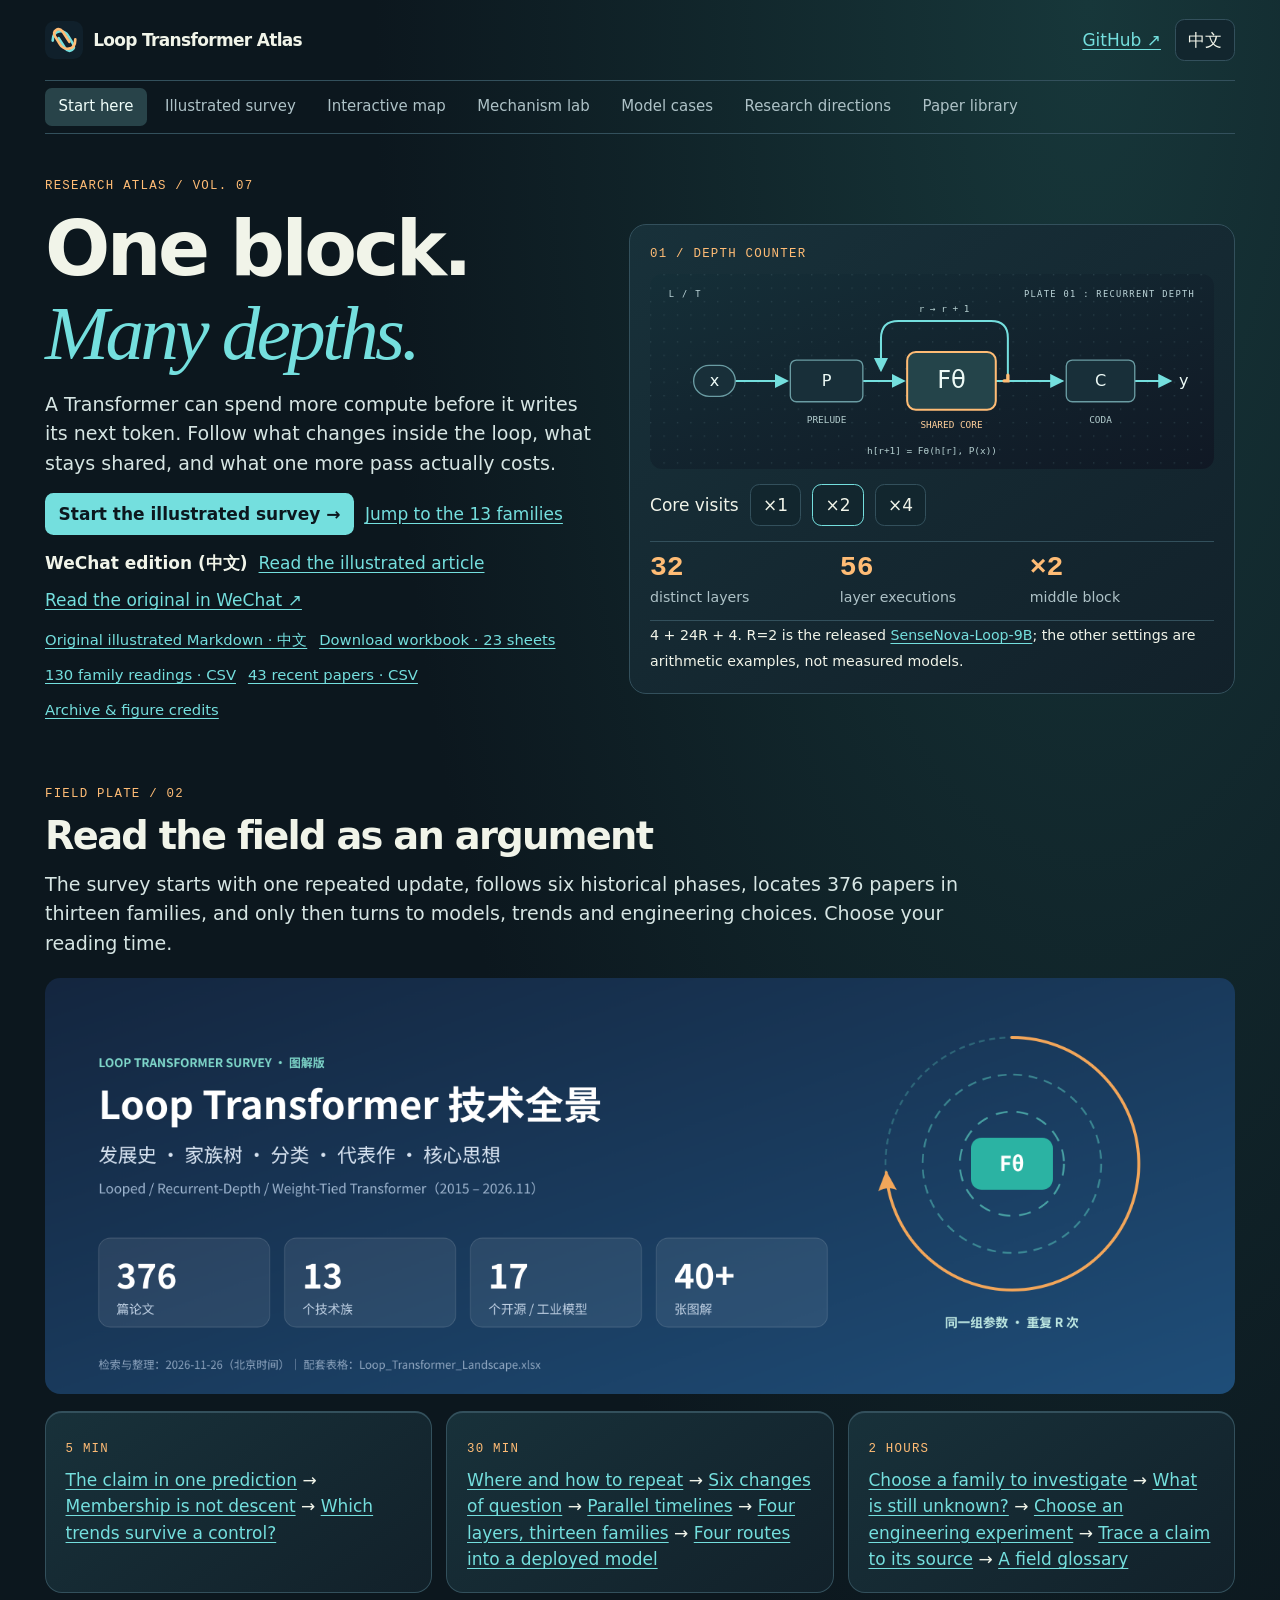
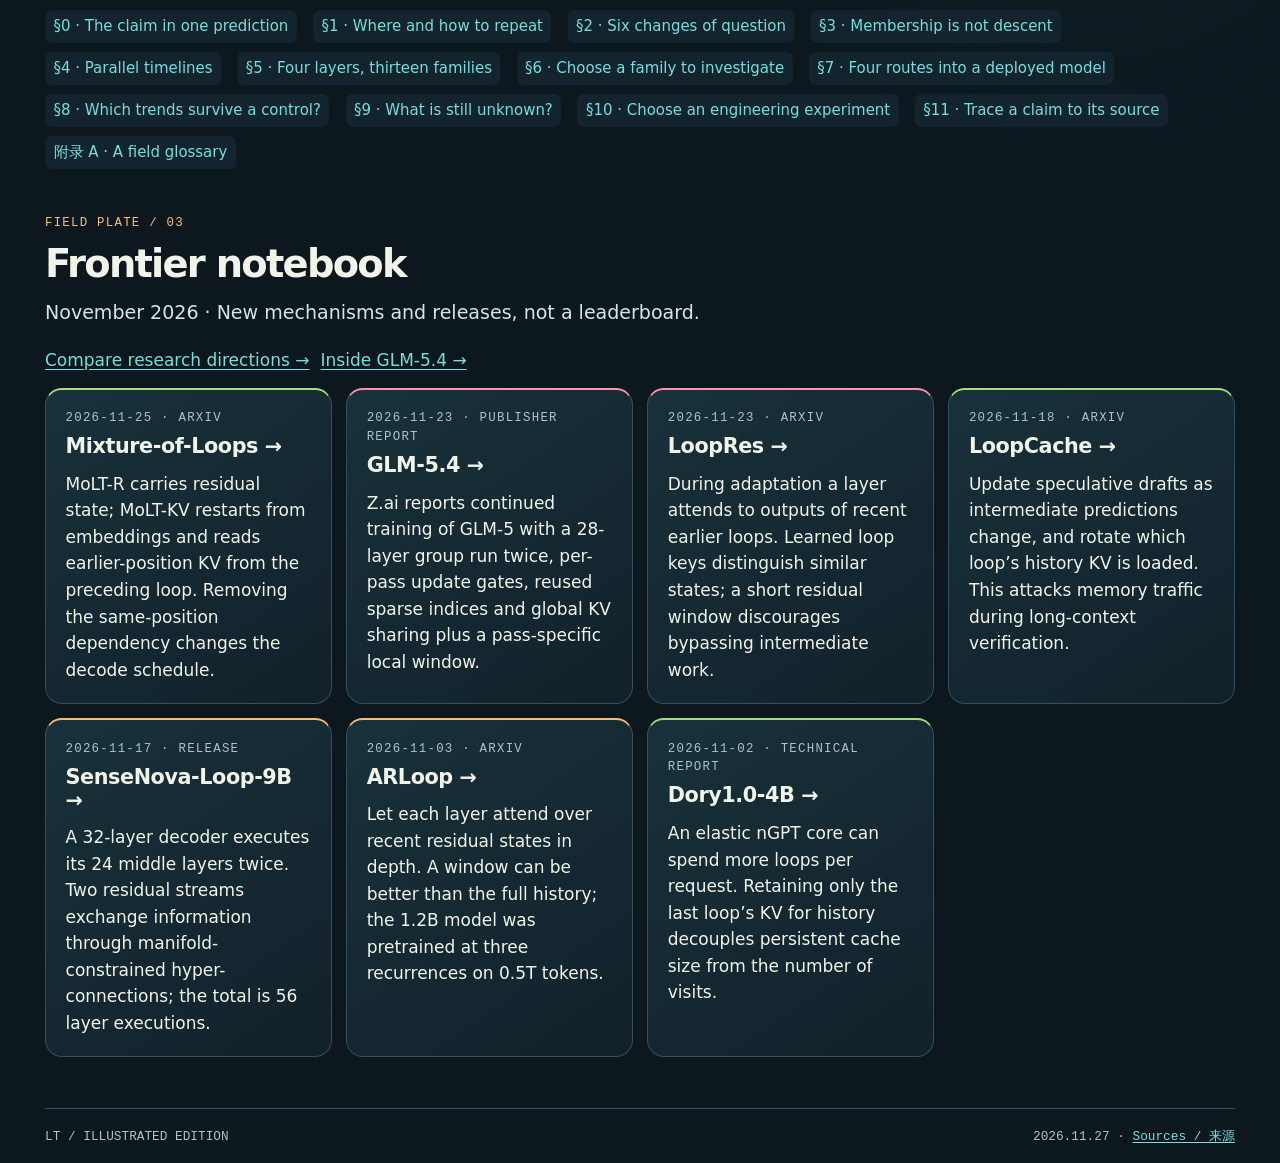
<file: index.html>
<!doctype html>
<html lang="en">
<head>
  <meta charset="utf-8"><meta name="viewport" content="width=device-width,initial-scale=1">
  <meta name="description" content="A bilingual field guide to recurrent-depth Transformers: inspect the shared state, the evidence and the cost of one more pass.">
  <meta name="theme-color" content="#0c171e"><title>Loop Transformer Atlas · Field Guide</title>
  <link rel="icon" href="assets/mark.svg"><link rel="stylesheet" href="assets/style.css">
</head>
<body>
  <a class="skip" href="#main">Skip to content / 跳到正文</a>
  <header><a class="brand" href="#overview"><img src="assets/mark.svg" alt="" width="38" height="38"> Loop Transformer Atlas</a><div><a href="https://github.com/hyfine/loop-transformer-atlas">GitHub ↗</a> <button id="language" type="button">中文</button></div></header>
  <nav id="nav" aria-label="Atlas chapters"></nav>
  <main id="main" tabindex="-1"><h1>Loop Transformer Atlas</h1><p>The illustrated survey: design, six phases, thirteen families and engineering decisions. 图解综述：从循环机制到工程选型。</p><p><strong>WeChat edition / 微信公众号版：</strong><a href="wechat/公众号正文.html">点击阅览图文全文</a> · <a href="https://mp.weixin.qq.com/s/Poxa25iG-8ZYJcdpjBVsDg">在手机微信中阅读原文</a></p><p><a href="https://github.com/hyfine/loop-transformer-atlas/blob/main/survey/Loop_Transformer_Survey_zh_illustrated.md">中文图解原文</a> · <a href="survey/Loop_Transformer_Landscape.xlsx">Research workbook</a> · <a href="https://github.com/hyfine/loop-transformer-atlas/blob/main/docs/guide.en.md">English field guide</a></p><noscript>The interactive charts require JavaScript. The source files above do not.</noscript></main>
  <footer><span>LT / ILLUSTRATED EDITION</span><span>2026.11.27 · <a href="https://github.com/hyfine/loop-transformer-atlas/blob/main/EVIDENCE.md">Sources / 来源</a></span></footer>
  <script type="module" src="assets/app.mjs"></script>
</body></html>
</file>
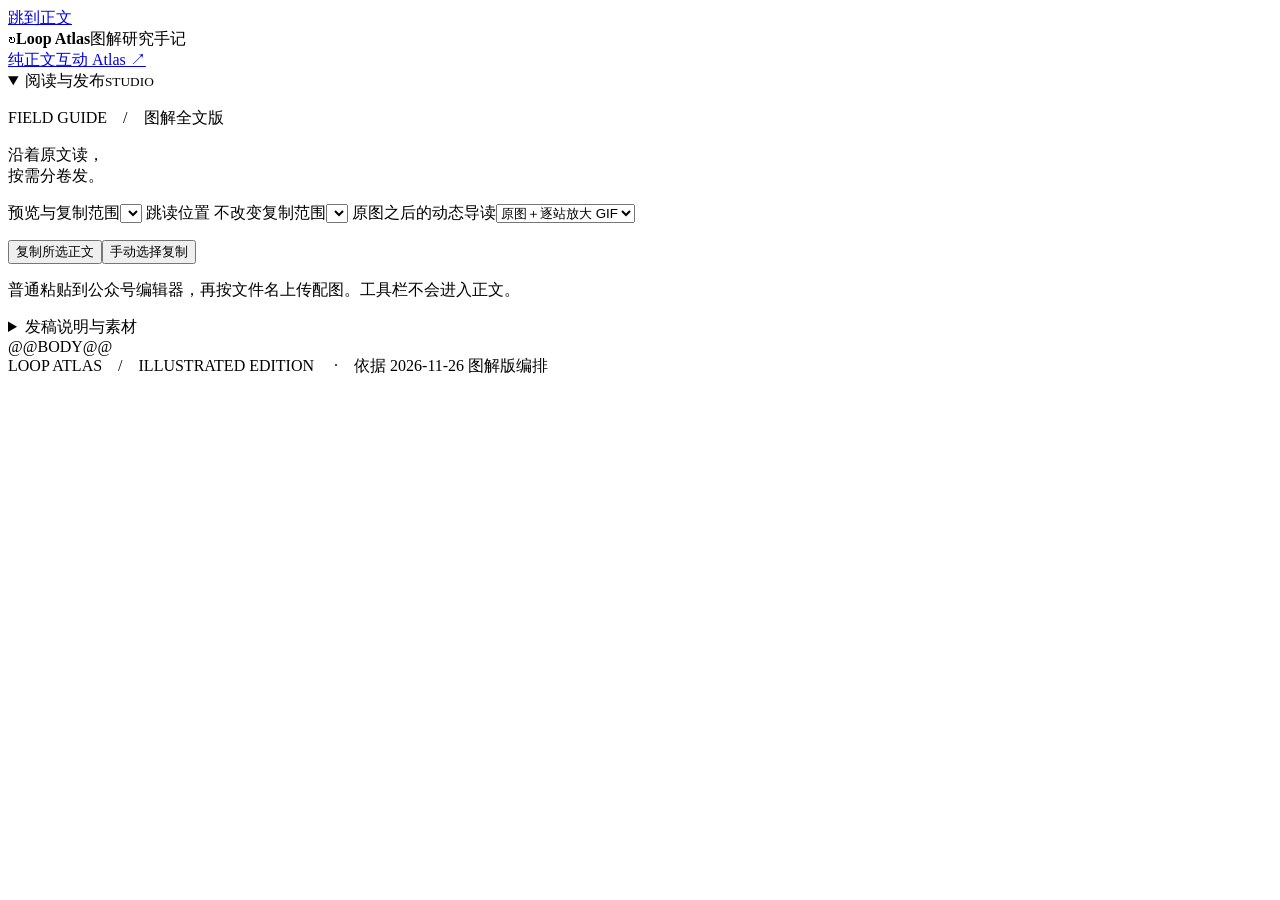
<file: wechat/desk.template.html>
<!doctype html>
<html lang="zh-CN"><head><meta charset="utf-8"><meta name="viewport" content="width=device-width,initial-scale=1,viewport-fit=cover">
<title>Loop Transformer 技术全景 · 图解全文排版台</title><style>@@CSS@@</style></head>
<body>
<a class="skip" href="#article">跳到正文</a>
<header class="mast"><div><span class="mark" aria-hidden="true">↻</span><strong>Loop Atlas</strong><span class="edition">图解研究手记</span></div><nav><a href="公众号正文.html">纯正文</a><a href="https://hyfine.github.io/loop-transformer-atlas/">互动 Atlas ↗</a></nav></header>
<main class="spread">
<aside class="rail"><details id="studio" open><summary><span>阅读与发布</span><small>STUDIO</small></summary>
<div class="tools"><p class="issue">FIELD GUIDE　/　图解全文版</p><p class="rail-head">沿着原文读，<br>按需分卷发。</p>
<label for="scope">预览与复制范围</label><select id="scope">@@SCOPE@@</select>
<label for="jump">跳读位置 <span>不改变复制范围</span></label><select id="jump">@@JUMP@@</select>
<label for="motion">原图之后的动态导读</label><select id="motion"><option value="gif">原图＋逐站放大 GIF</option><option value="poster">原图＋静态导读封面</option><option value="off">只读原文与原图</option></select>
<p class="counts" id="counts"></p><button id="copy" type="button">复制所选正文</button><button id="manual-copy" class="ghost" type="button">手动选择复制</button>
<p id="status" role="status" aria-live="polite">普通粘贴到公众号编辑器，再按文件名上传配图。工具栏不会进入正文。</p>
<details class="drawer"><summary>发稿说明与素材</summary>
<p>范围选「全文」可阅读或复制整篇；长文推荐按六卷连载。六卷覆盖全部章节、不重复正文。选择单个技术族只复制该族。§6 的「章节」选项包含全部十三族。</p>
<p>给文章另设标题和<a href="assets/cover.png">封面（1200 × 510）</a>。普通粘贴后，在编辑器逐项替换「【插图位：文件名】」，保留图说与署名。点预览里的静态大图可查看原尺寸。</p>
<p>复制时目录改指向 Atlas 对应章；纸面和模型卡链接仍指原站。文章很长，平台容量、链接与 GIF 支持以自己的账号和手机草稿为准。</p>
<p>把 <a href="https://hyfine.github.io/loop-transformer-atlas/">Atlas 首页</a> 填在「阅读原文」里，预览时检查<a href="assets/07-atlas-qr.png">二维码</a>、目录、图片、链接和公式。</p>
<p><a href="assets-manifest.json">文件／图源对照</a> · <a href="assets/survey/OpenSenseNova-LICENSE.txt">图像许可附件</a></p>
<details><summary>41 个原文图位与 5 个动画</summary><ol class="assets">@@GALLERY@@</ol></details>
</details></div></details></aside>
<div class="paper"><p id="scope-title" hidden></p>@@BODY@@<div id="manual" hidden></div></div>
</main>
<footer class="colophon">LOOP ATLAS　/　ILLUSTRATED EDITION　 ·　依据 2026-11-26 图解版编排</footer>
<script>@@JS@@</script></body></html>
</file>
<file: assets/style.css>
:root{color-scheme:dark;--bg:#0c171e;--pane:#13242e;--ink:#f1f4e9;--dim:#aec2c7;--line:#33505c;--mint:#74dfde;--amber:#ffbc75;font:17px/1.56 system-ui,-apple-system,"PingFang SC",sans-serif}
*{box-sizing:border-box}body{margin:0;color:var(--ink);background:radial-gradient(ellipse at 85% 0,#17373a 0,transparent 42rem),var(--bg)}header,nav,main,footer{width:min(1190px,94vw);margin:auto}header,footer,.tools,.row{display:flex;align-items:center;gap:.65rem;flex-wrap:wrap}header,footer{justify-content:space-between;padding:1.1rem 0}header>div{display:flex;gap:.8rem;align-items:center}.brand{display:inline-flex;gap:.6rem;align-items:center;font-weight:800;letter-spacing:-.04em;color:var(--ink);text-decoration:none}
a{color:var(--mint);text-underline-offset:.19em}a:hover{color:#fff}button,select,input{font:inherit;color:var(--ink);background:#12262e;border:1px solid var(--line);border-radius:.55rem;padding:.42rem .72rem}button,select,input[type=range]{cursor:pointer}button:hover,button[aria-pressed=true],a:hover.card{border-color:var(--mint)}:focus-visible{outline:3px solid var(--amber);outline-offset:3px}.skip{position:absolute;left:-9999px}.skip:focus{left:1rem;top:.4rem;background:var(--bg);z-index:3}nav{display:flex;gap:.25rem;flex-wrap:wrap;border-block:1px solid var(--line);padding:.4rem 0}nav a{color:var(--dim);font-size:.88rem;padding:.44rem .8rem;text-decoration:none;border-radius:.4rem}nav a[aria-current=page]{background:#284349;color:#f1fffb}
main{min-height:70vh;padding:2.55rem 0 3rem}footer{border-top:1px solid var(--line);font: .75rem ui-monospace,monospace;color:var(--dim)}h1,h2,h3,p{margin:0 0 .75rem}h1,h2,h3{line-height:1.1;letter-spacing:-.045em}h1{font-size:clamp(2.8rem,6vw,5.6rem);max-width:17ch}h2{font-size:clamp(1.65rem,3vw,2.55rem)}h3{font-size:1.22rem;letter-spacing:-.02em}p{max-width:78ch}.lede{font-size:1.12rem;color:#d6e5e3}.eyebrow,.meta,.tag{font:.73rem/1.5 ui-monospace,SFMono-Regular,monospace;letter-spacing:.1em;text-transform:uppercase}.eyebrow{color:var(--amber);margin-bottom:.65rem}.meta,.hint{color:var(--dim)}.tag{letter-spacing:.025em;color:var(--accent,var(--mint))}em{font-family:Georgia,serif;color:var(--mint);font-weight:normal}section+section,.split+section{margin-top:2.6rem}
.split{display:grid;grid-template-columns:1fr 1.1fr;align-items:center;gap:2rem}.plate,.card,.inspector{border:1px solid var(--line);border-radius:1rem;background:linear-gradient(145deg,#18313a,#12212a);padding:1.15rem}.plate{overflow:hidden}.plate>img{width:100%;display:block}.tools{margin:.85rem 0}.tools label{display:flex;align-items:center;gap:.55rem;flex-wrap:wrap}.tools input[type=range]{accent-color:var(--mint);width:min(50vw,320px);padding:0}.primary{display:inline-block;text-decoration:none;background:var(--mint);color:var(--bg);font-weight:700;border-radius:.5rem;padding:.46rem .8rem}.primary:hover{color:var(--bg);background:#b8f9eb}.grid{display:grid;grid-template-columns:repeat(auto-fit,minmax(min(100%,280px),1fr));gap:.85rem}.card{display:block;text-decoration:none;color:var(--ink);border-top:2px solid var(--accent,var(--line))}.card p:last-child,.inspector p:last-child{margin:0}.card .meta{display:block;margin-bottom:.45rem}.numbers{display:grid;grid-template-columns:repeat(3,1fr);border-block:1px solid var(--line);padding:.6rem 0;margin-top:.75rem;gap:.3rem}.numbers b{font:600 1.65rem ui-monospace,monospace;color:var(--amber);display:block}.numbers small{color:var(--dim)}.inspector{margin:1rem 0;border-left:4px solid var(--accent,var(--mint))}.links{display:flex;gap:.7rem;flex-wrap:wrap}.links a{font-size:.9rem}.hint{font-size:.92rem}.chart{overflow-x:auto;overscroll-behavior-x:contain;scrollbar-color:var(--line) var(--bg)}.chart svg{width:100%;display:block;min-width:650px}.chart text{font-family:system-ui,sans-serif;fill:var(--ink)}.chart .small{font:12px ui-monospace,monospace;fill:var(--dim)}.chart [role=button]{cursor:pointer}.chart [role=button]:focus{outline:none}.chart [role=button]:focus .hit,.chart [role=button]:hover .hit{stroke:white;stroke-width:3px}.chart .active{stroke:var(--amber);stroke-width:3}.chart .reveal{animation:appear .35s ease-out}.running{stroke-dasharray:9 7;animation:flow 2s linear infinite}.legend{display:flex;gap:.65rem;flex-wrap:wrap;margin:.7rem 0}.legend span{font-size:.8rem;color:var(--dim)}.legend b{color:var(--accent)}.shelf{max-height:32rem;overflow:auto;padding:0;list-style:none}.shelf li{padding:.65rem .35rem;border-bottom:1px solid var(--line)}.readout{font-size:1.05rem;min-height:3.3em}.boxlink{display:inline-block;padding:.25rem 0}.sectionhead{margin-bottom:1.1rem}
@keyframes appear{from{opacity:.2}to{opacity:1}}@keyframes flow{to{stroke-dashoffset:-64}}@media(max-width:760px){:root{font-size:16px}.split{grid-template-columns:1fr;gap:1rem}nav a{padding:.35rem .53rem}main{padding-top:1.65rem}.plate,.inspector,.card{padding:.85rem}.brand{font-size:1rem}header>div{font-size:.84rem}.numbers b{font-size:1.35rem}}
.tree-paper{background:#fbfdfd;border:1px solid #c3d6db;border-radius:.9rem;padding:.7rem .35rem;color-scheme:light}
.tree-paper .chart{scrollbar-color:#8daeb6 #f0f6f7}
.tree-paper .chart svg{min-width:0}
[data-do=tree-fit]{display:none}
@media(max-width:900px){.tree-paper:not(.fit) .chart svg{min-width:1040px}[data-do=tree-fit]{display:inline-block}}
.tree-blue{--bark:#91bae6;--edge:#427db5;--leaf:#e0eefb;--pen:#184976}
.tree-teal{--bark:#94d3d2;--edge:#328f91;--leaf:#dcf3ef;--pen:#125b60}
.tree-stem{fill:none;stroke:var(--bark);stroke-linecap:round}
.tree-trunk{stroke-width:18}.tree-arm{stroke-width:11}.tree-tip{fill:var(--bark)}
.tree-twig,.tree-axis{fill:none;stroke:var(--edge);stroke-width:1.8}.tree-axis{stroke:#426b72}
.tree-rule{fill:none;stroke:#aebec4;stroke-width:1.4;stroke-dasharray:8 6}.tree-pin{fill:var(--edge)}
.tree-year-pill{fill:#f3f6f6;stroke:#9faeb1}.chart text.tree-year{fill:#455d63;font:600 12px ui-monospace,monospace}
.tree-chip,.tree-heading{stroke:var(--edge);fill:var(--leaf)}.tree-heading{fill:#fff;stroke-opacity:.55}
.chart text.tree-name,.chart text.tree-caption{fill:#142f40;font:600 13px system-ui,sans-serif}
.chart text.tree-caption{fill:var(--pen);font-weight:700}.chart text.tree-group{fill:var(--pen);font:italic 600 22px Georgia,"Songti SC",serif}
.chart text.tree-root-label{fill:#fff;font-weight:750;font-size:18px}
.tree-paper .hit.chosen{fill:var(--pen);stroke:var(--pen);stroke-opacity:1}
.tree-paper .chosen~text{fill:#fff}
.tree-paper [role=button]:is(:focus,:hover) .hit{stroke:#102c3c;stroke-width:2.5px}
.tree-paper.growing .tree-stem{stroke-dasharray:1;animation:tree-draw .75s ease-out both}
.tree-paper.growing .tree-arm{animation-delay:.15s}.tree-paper.growing .tree-leaf{animation:appear .35s ease-out calc(.25s + var(--lag)) both}
@keyframes tree-draw{from{stroke-dashoffset:1}to{stroke-dashoffset:0}}
.switcher{display:flex;flex-wrap:wrap;gap:.35rem;border:1px solid var(--line);border-radius:.75rem;background:#0d1d25;padding:.3rem;margin:1.1rem 0;width:fit-content;max-width:100%}
.switcher a{color:var(--dim);text-decoration:none;padding:.38rem .85rem;border-radius:.45rem;font-weight:600}
.switcher a:hover,.switcher a[aria-current]{background:#234147;color:#eefbf8}.switcher a[aria-current]{box-shadow:inset 0 -2px var(--mint)}
.route-key{border-left:3px solid var(--mint);background:var(--pane);padding:.6rem .9rem;border-radius:.25rem}
.route-key summary{cursor:pointer;color:var(--mint);font-weight:650}.route-key dl{display:grid;grid-template-columns:minmax(11rem,auto) 1fr;gap:.7rem 1.1rem}.route-key dt,.route-key dd{margin:0}.route-key dd{color:var(--dim)}.route-key dd b{color:var(--ink)}
.direction-grid,.case-grid{display:grid;grid-template-columns:repeat(2,minmax(0,1fr));gap:1rem}.direction,.case-grid>div{padding:1.15rem}.direction h4,.case-grid h4{margin:.9rem 0 .3rem;color:var(--amber)}.direction h3{font-size:1.5rem}.direction .links{margin-top:1rem}
.dossier h2{margin-top:.38rem}.model-path{display:flex;flex-wrap:wrap;align-items:center;gap:.5rem;list-style:none;counter-reset:stage;padding:0;margin:1.2rem 0}.model-path li{counter-increment:stage;border:1px solid #517b7e;background:#19333a;border-radius:.5rem;padding:.55rem .8rem}.model-path li:before{content:counter(stage,decimal-leading-zero) " / ";font: .78rem ui-monospace,monospace;color:var(--mint)}
.case-grid{gap:.55rem;margin-bottom:1rem}.case-grid>div{border:1px solid var(--line);border-radius:.65rem}.case-grid h4{margin-top:0}.case-grid p{margin-bottom:0}
.dossier+section{margin-top:1.6rem}.compare-scroll{max-width:100%;overflow-x:auto}.comparison{width:100%;border-collapse:collapse}.comparison th,.comparison td{text-align:start;border-bottom:1px solid var(--line);padding:.6rem .7rem;font-size:.94rem}.comparison thead{color:var(--dim)}
@media(max-width:760px){.direction-grid,.case-grid,.route-key dl{grid-template-columns:1fr}.route-key dd{margin-bottom:.5rem}.switcher a{padding:.35rem .6rem}.model-path li{font-size:.9rem}.comparison{min-width:640px}}
@media(prefers-reduced-motion:reduce){*,*::before,*::after{animation:none!important;scroll-behavior:auto!important}}
.source-links{margin:.8rem 0 1.15rem}.source-links a{font-size:.87rem}
.story-strip,.chapter-ends{display:flex;flex-wrap:wrap;gap:.52rem .95rem;margin:1rem 0}.story-strip a{padding:.29rem .5rem;background:var(--pane);border-radius:.4rem;font-size:.88rem;text-decoration:none}
.story-paths .card p{margin-top:.45rem}.family-layers{display:grid;grid-template-columns:repeat(auto-fit,minmax(min(100%,235px),1fr));gap:.65rem;margin:1rem 0}
.family-layers>div{border:1px solid var(--line);border-radius:.6rem;padding:.85rem;background:var(--pane)}.family-layers .links{margin-top:.55rem;flex-direction:column;gap:.3rem;align-items:flex-start}
.survey-figure{margin:.85rem 0}.survey-figure figure{margin:.55rem 0}.survey-figure img{display:block;width:100%;max-height:620px;object-fit:contain;background:#f5f9fa;border-radius:.5rem}
.survey-figure figcaption{color:var(--dim);font-size:.9rem;margin:.5rem 0}.story-controls select,.survey-figure select{max-width:min(100%,80vw)}
.case-figures figure+figure{margin-top:1.4rem}.case-figures figcaption strong{color:var(--ink)}.case-figures figcaption p{margin:.3rem 0}.case-figures figure>a{display:block;cursor:zoom-in}
.survey-text{padding:.85rem;border:1px solid var(--line);border-radius:.6rem;margin:1.3rem 0;background:var(--pane);min-width:0}
.survey-text summary{cursor:pointer;color:var(--mint);font-weight:650}.survey-text img{max-width:100%;height:auto}.survey-text h1,.survey-text h2,.survey-text h3{margin-top:1.5rem;font-size:1.55rem;max-width:none}
.survey-text .compare-scroll{margin:.85rem 0}.survey-text table{font-size:.88rem;border-collapse:collapse;min-width:620px}.survey-text :is(th,td){min-width:7em;padding:.45rem;text-align:start;border:1px solid var(--line)}.survey-text td a{overflow-wrap:anywhere}
.reading-papers{padding-inline-start:1.25rem}.reading-papers li{margin:.35rem 0}.reading-papers time{font-family:ui-monospace,monospace;color:var(--dim);font-size:.84rem}.chapter-ends{justify-content:space-between}
.survey-cover{display:block;margin:.8rem 0 1rem}.survey-cover img{display:block;width:100%;border-radius:.9rem}
</file>
